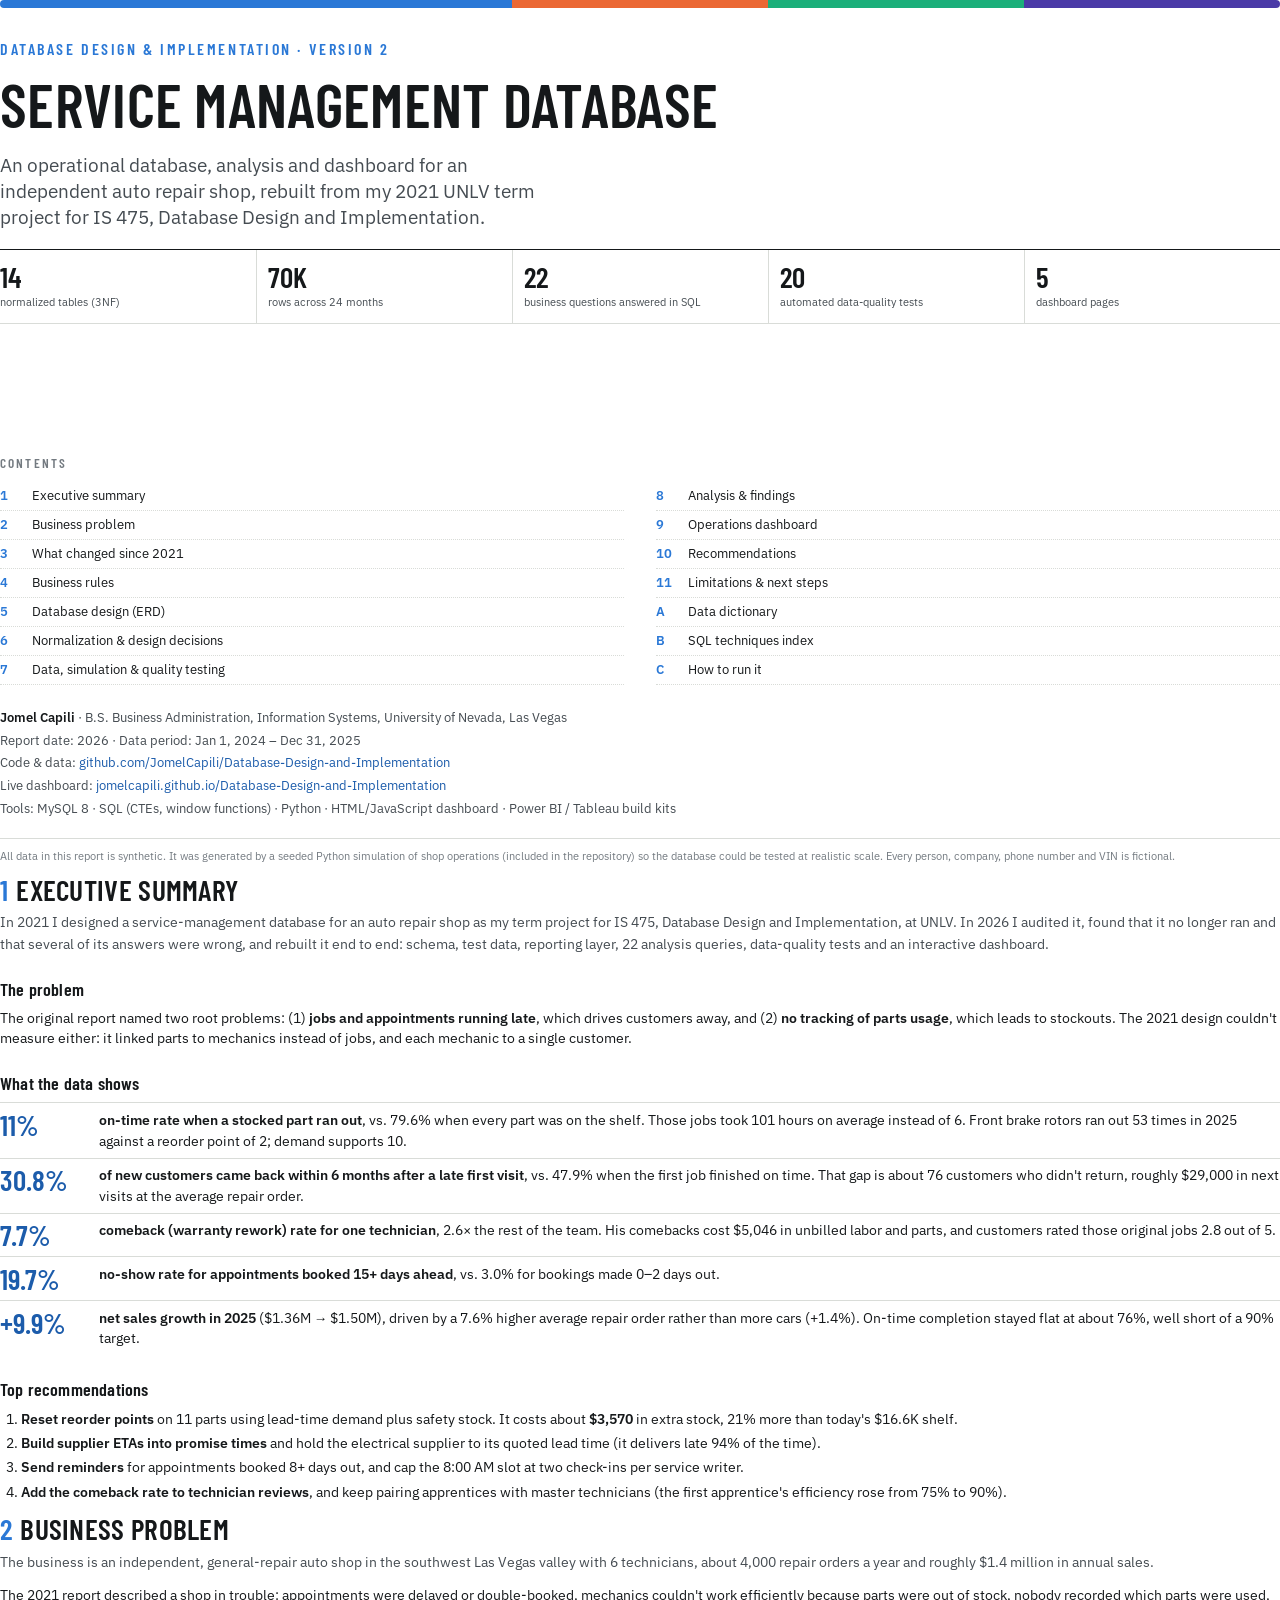
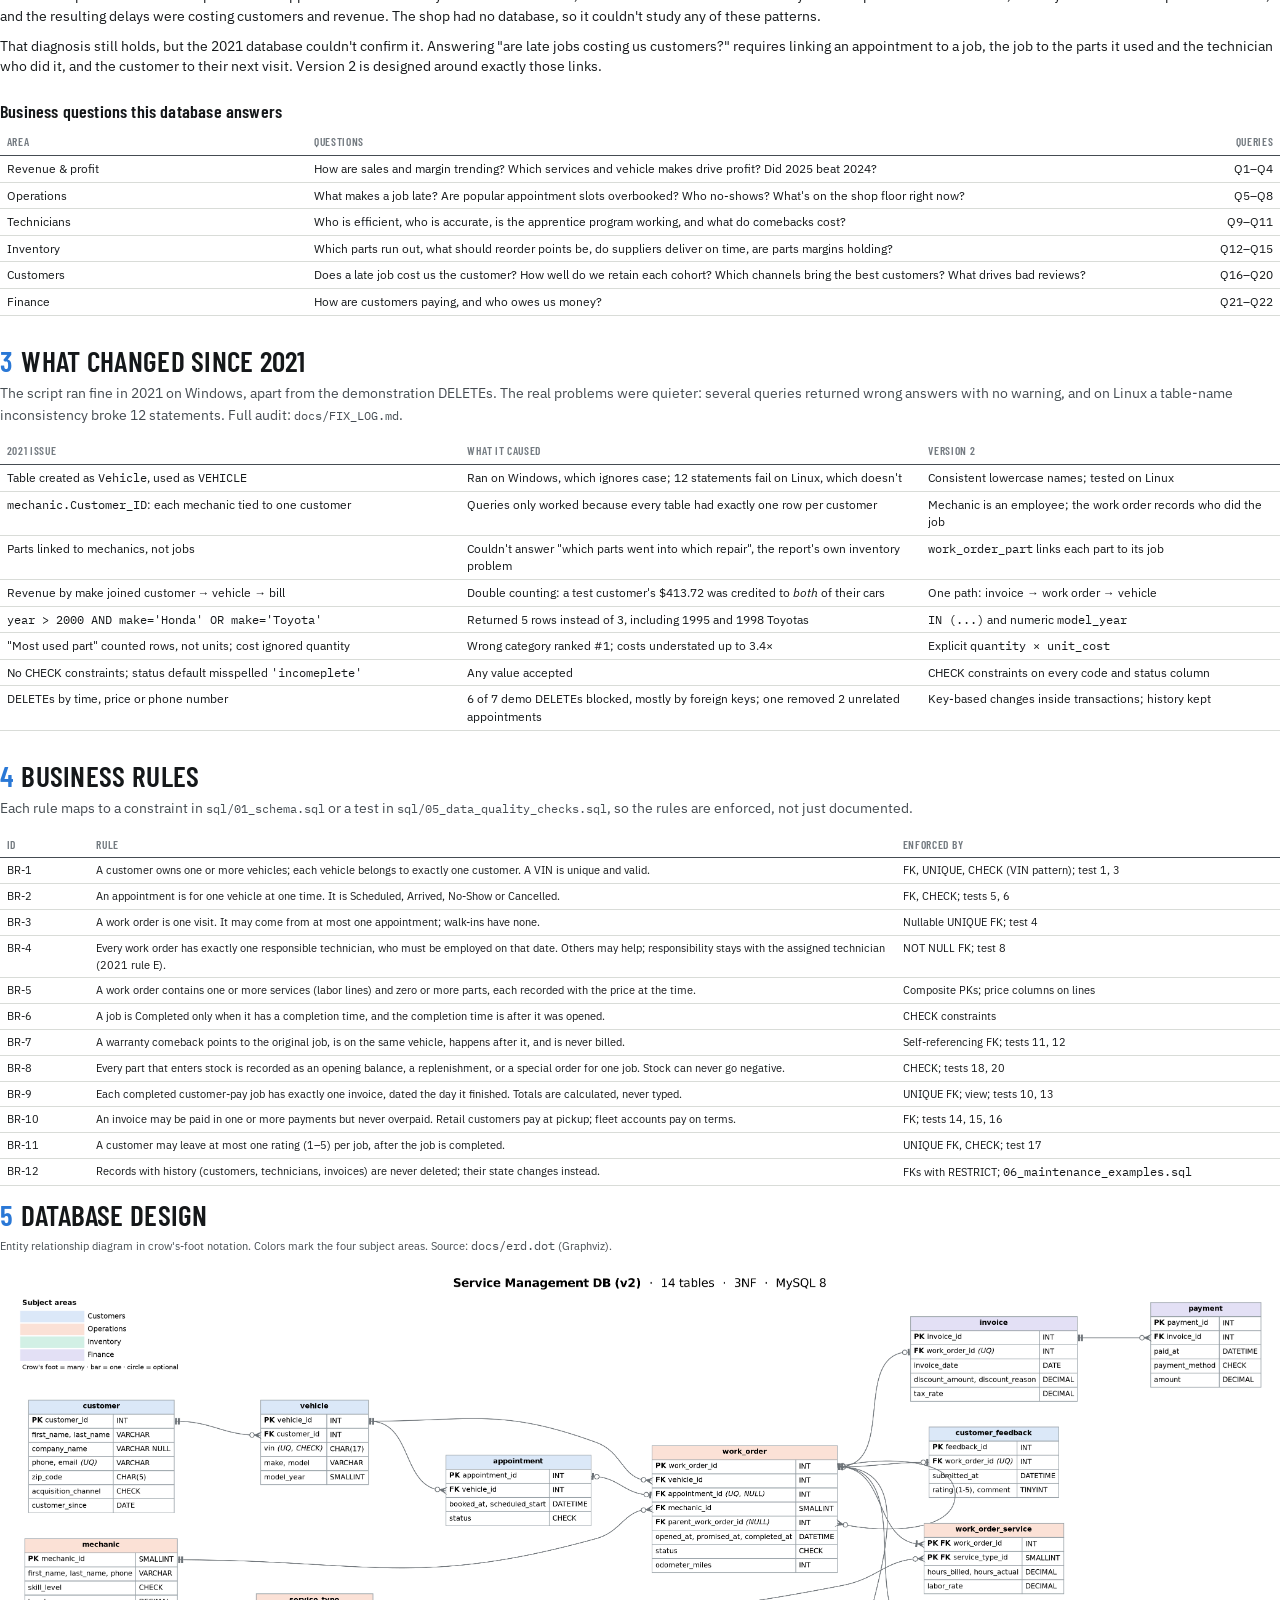
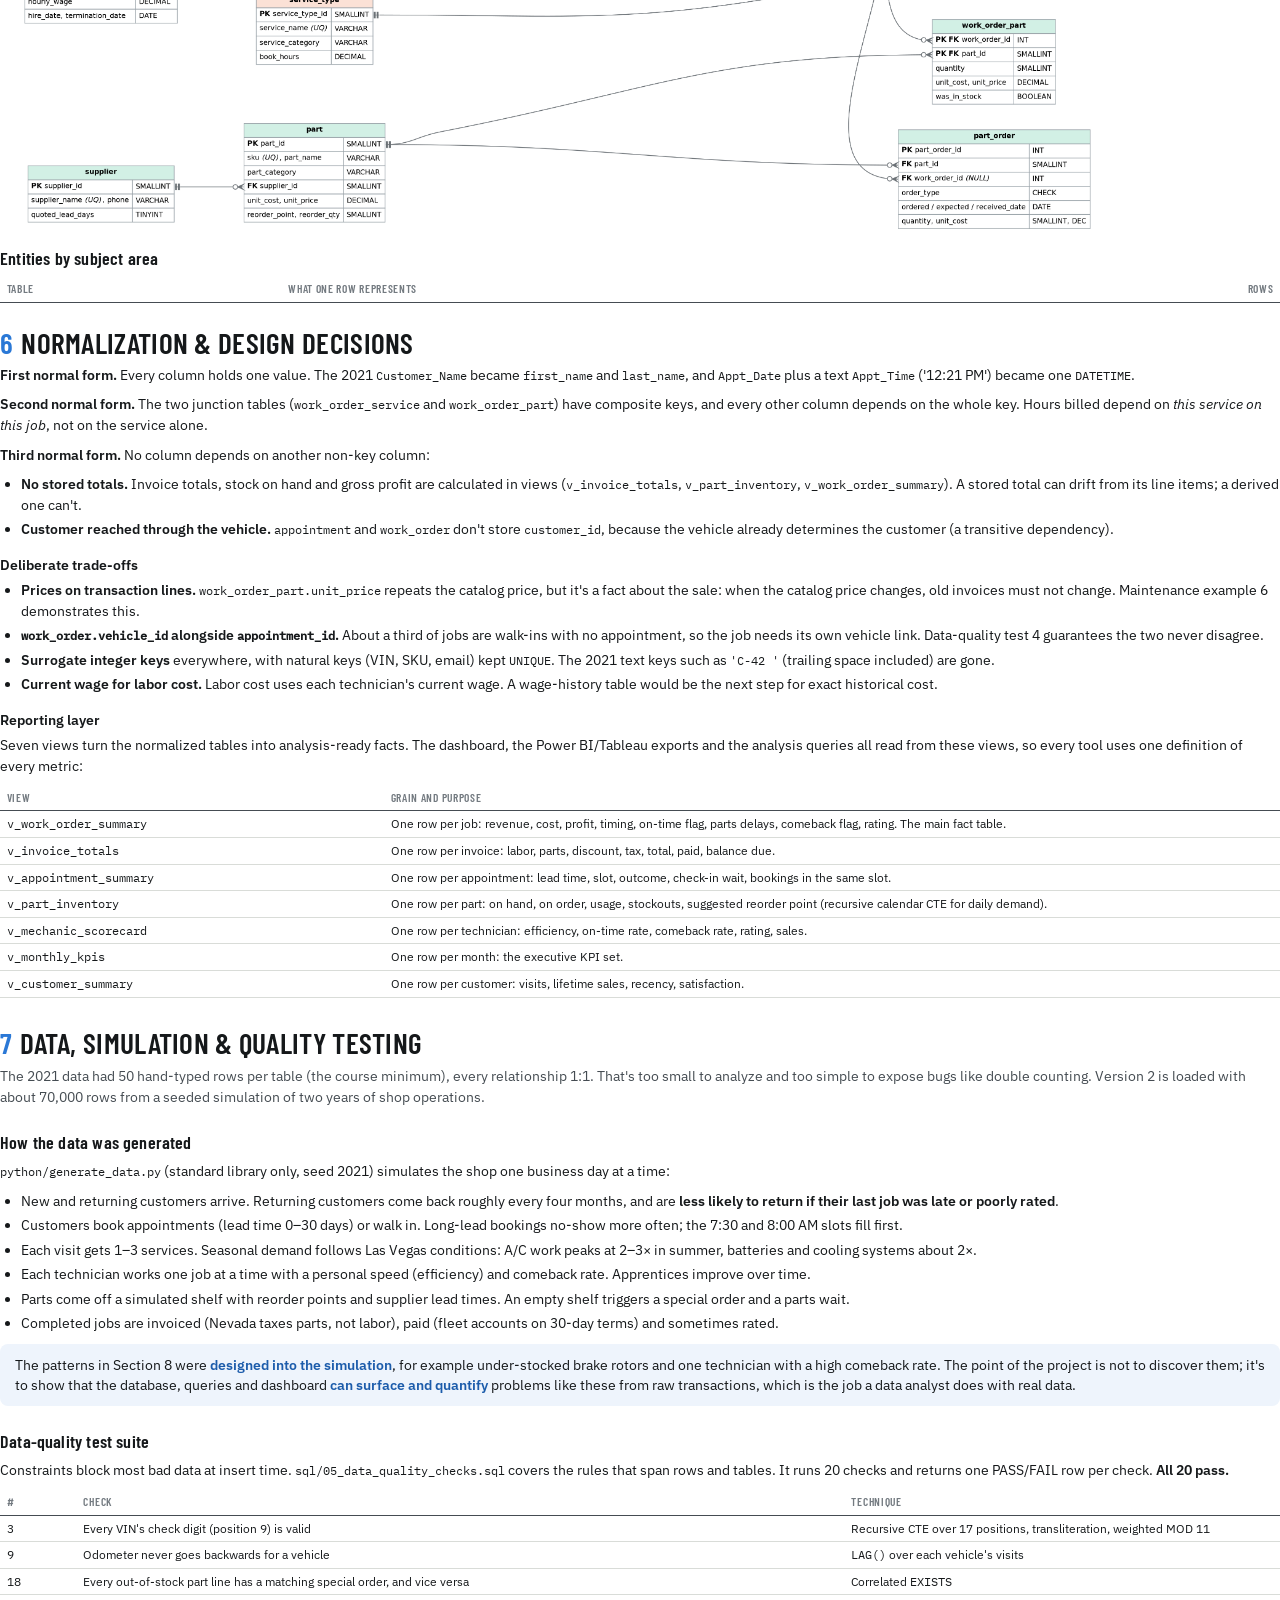
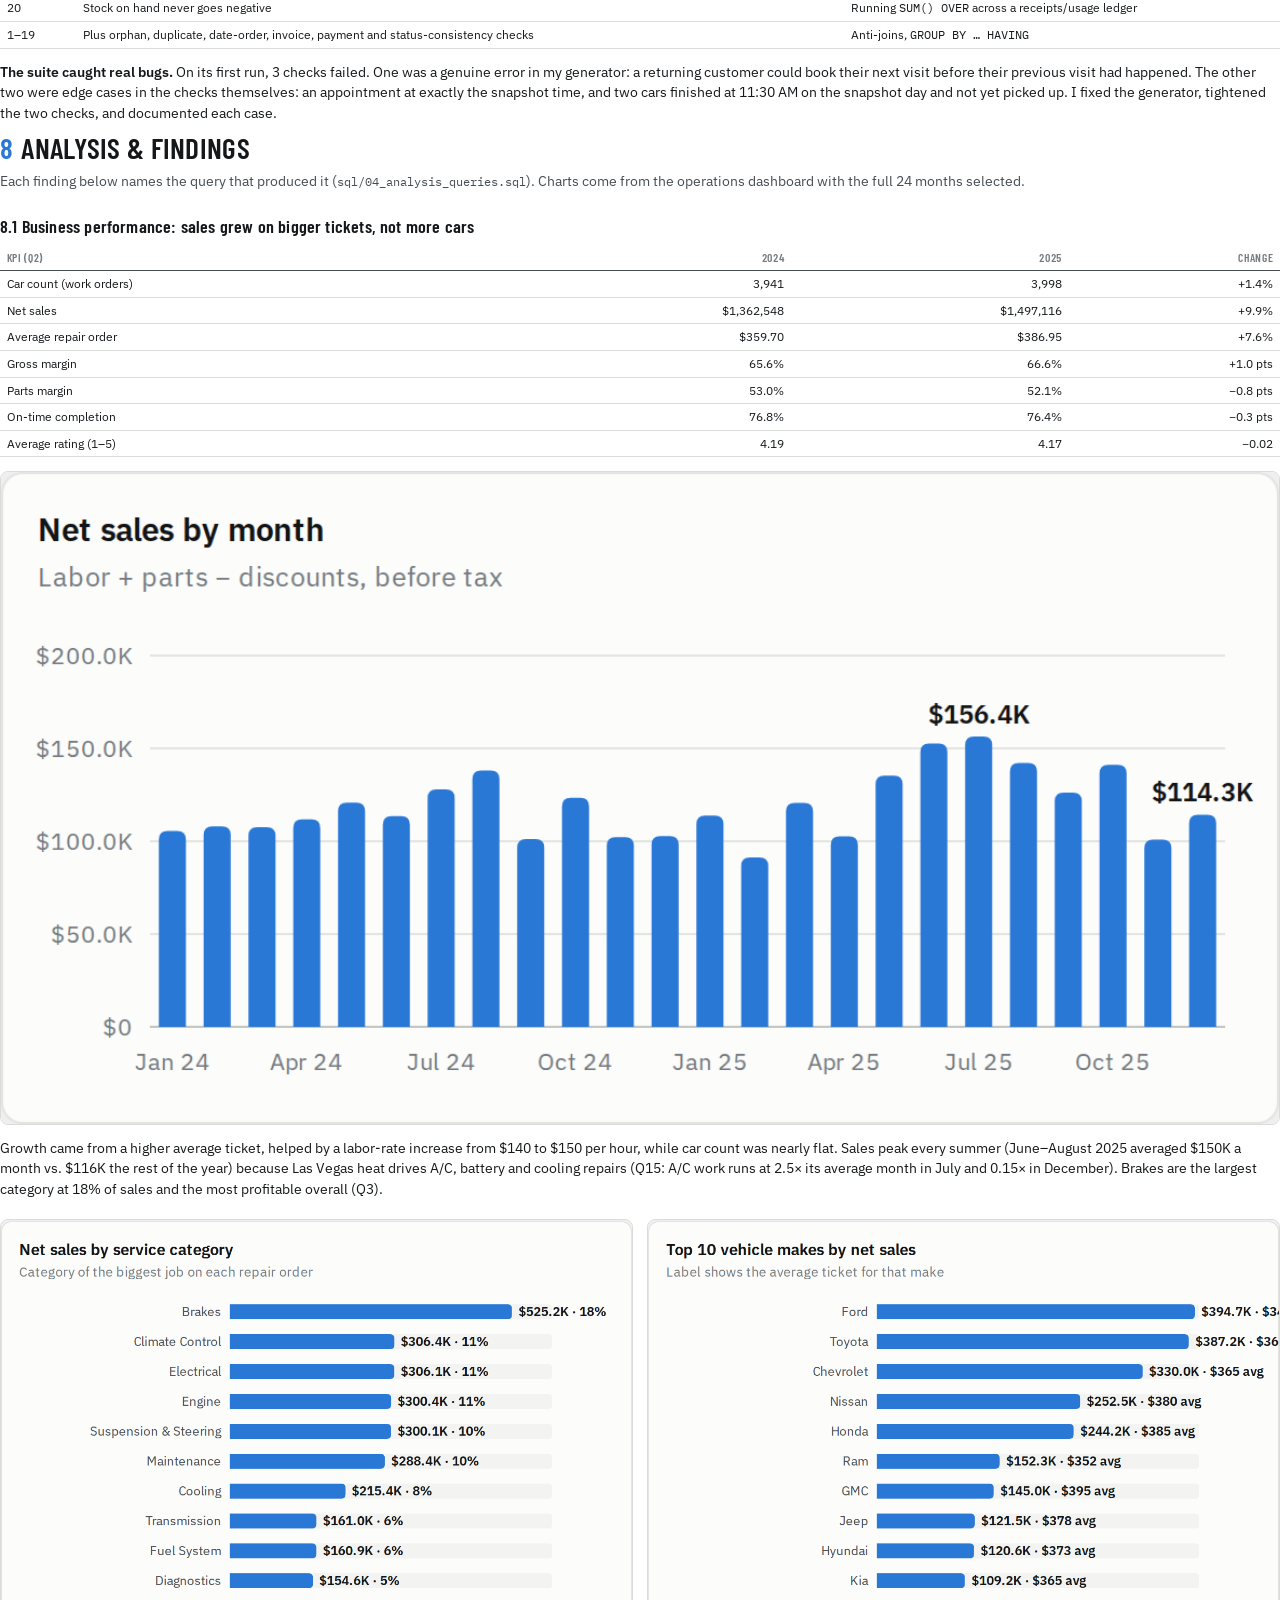
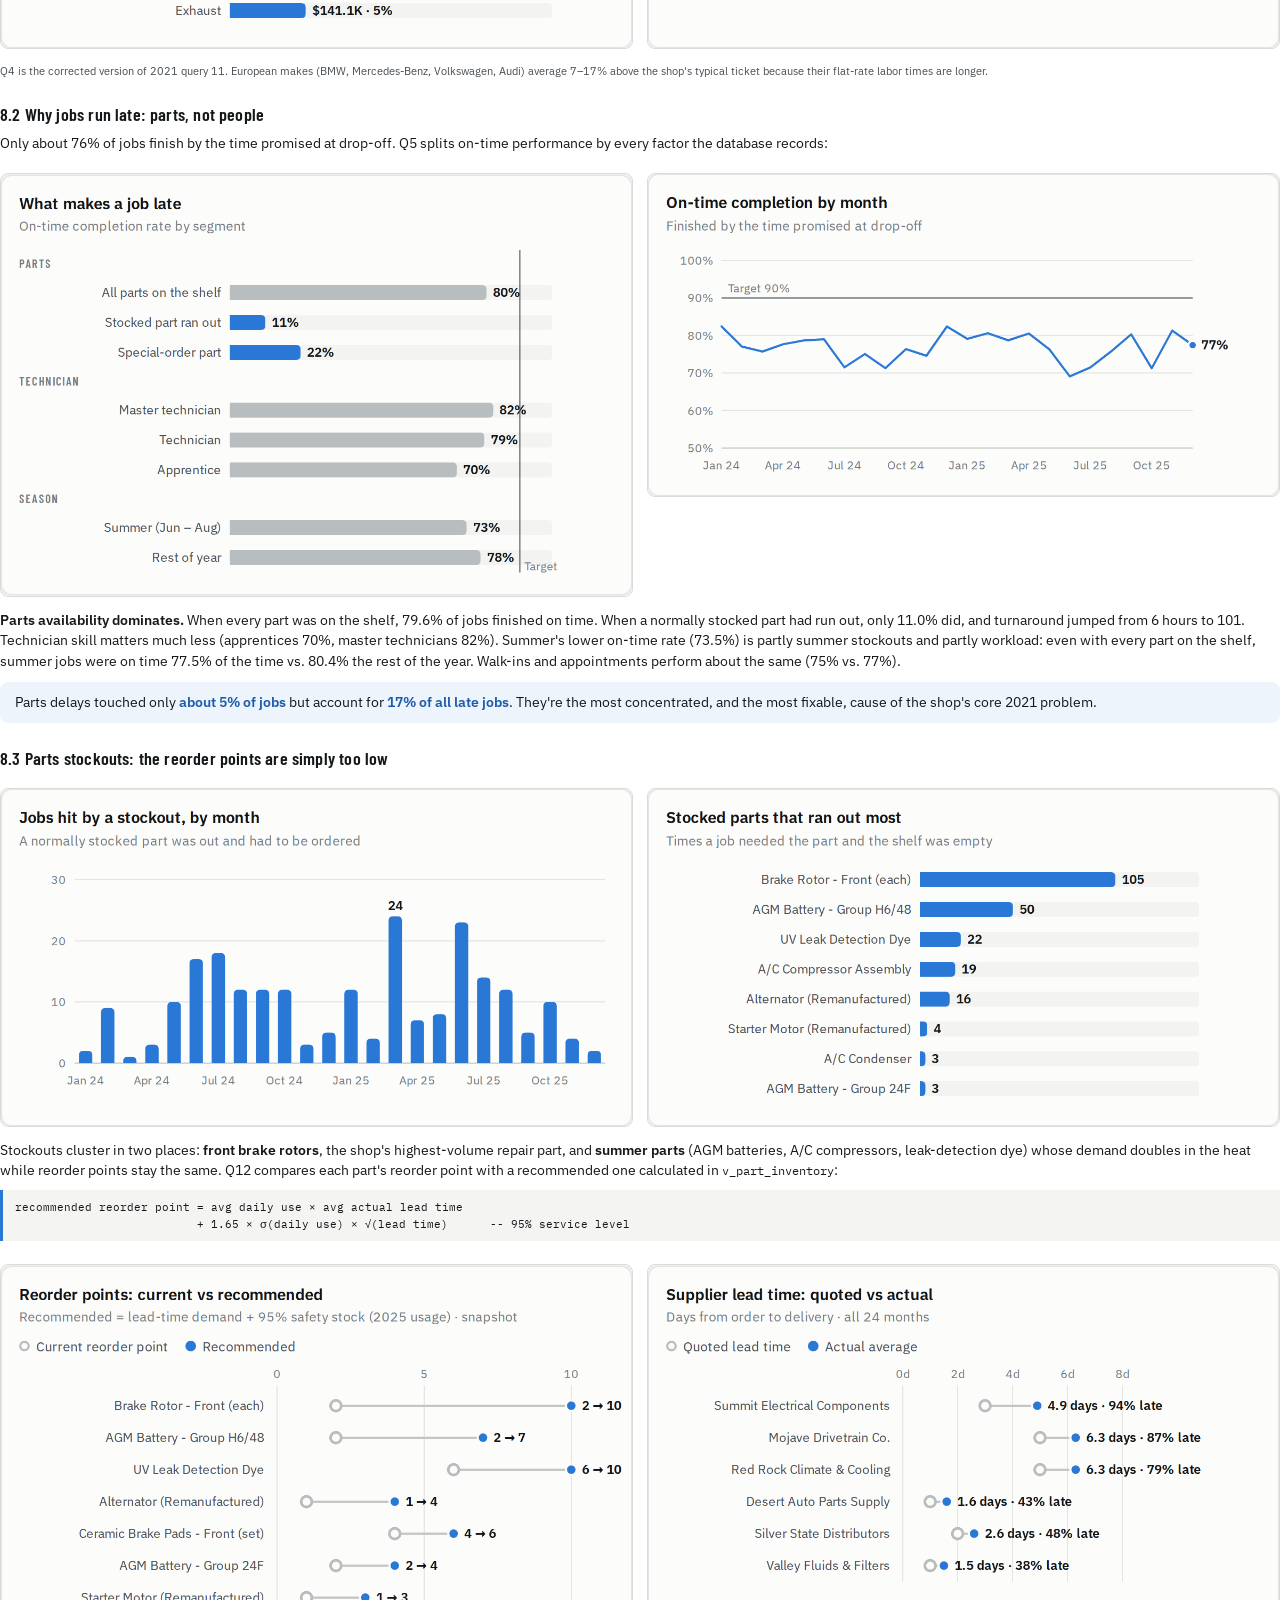
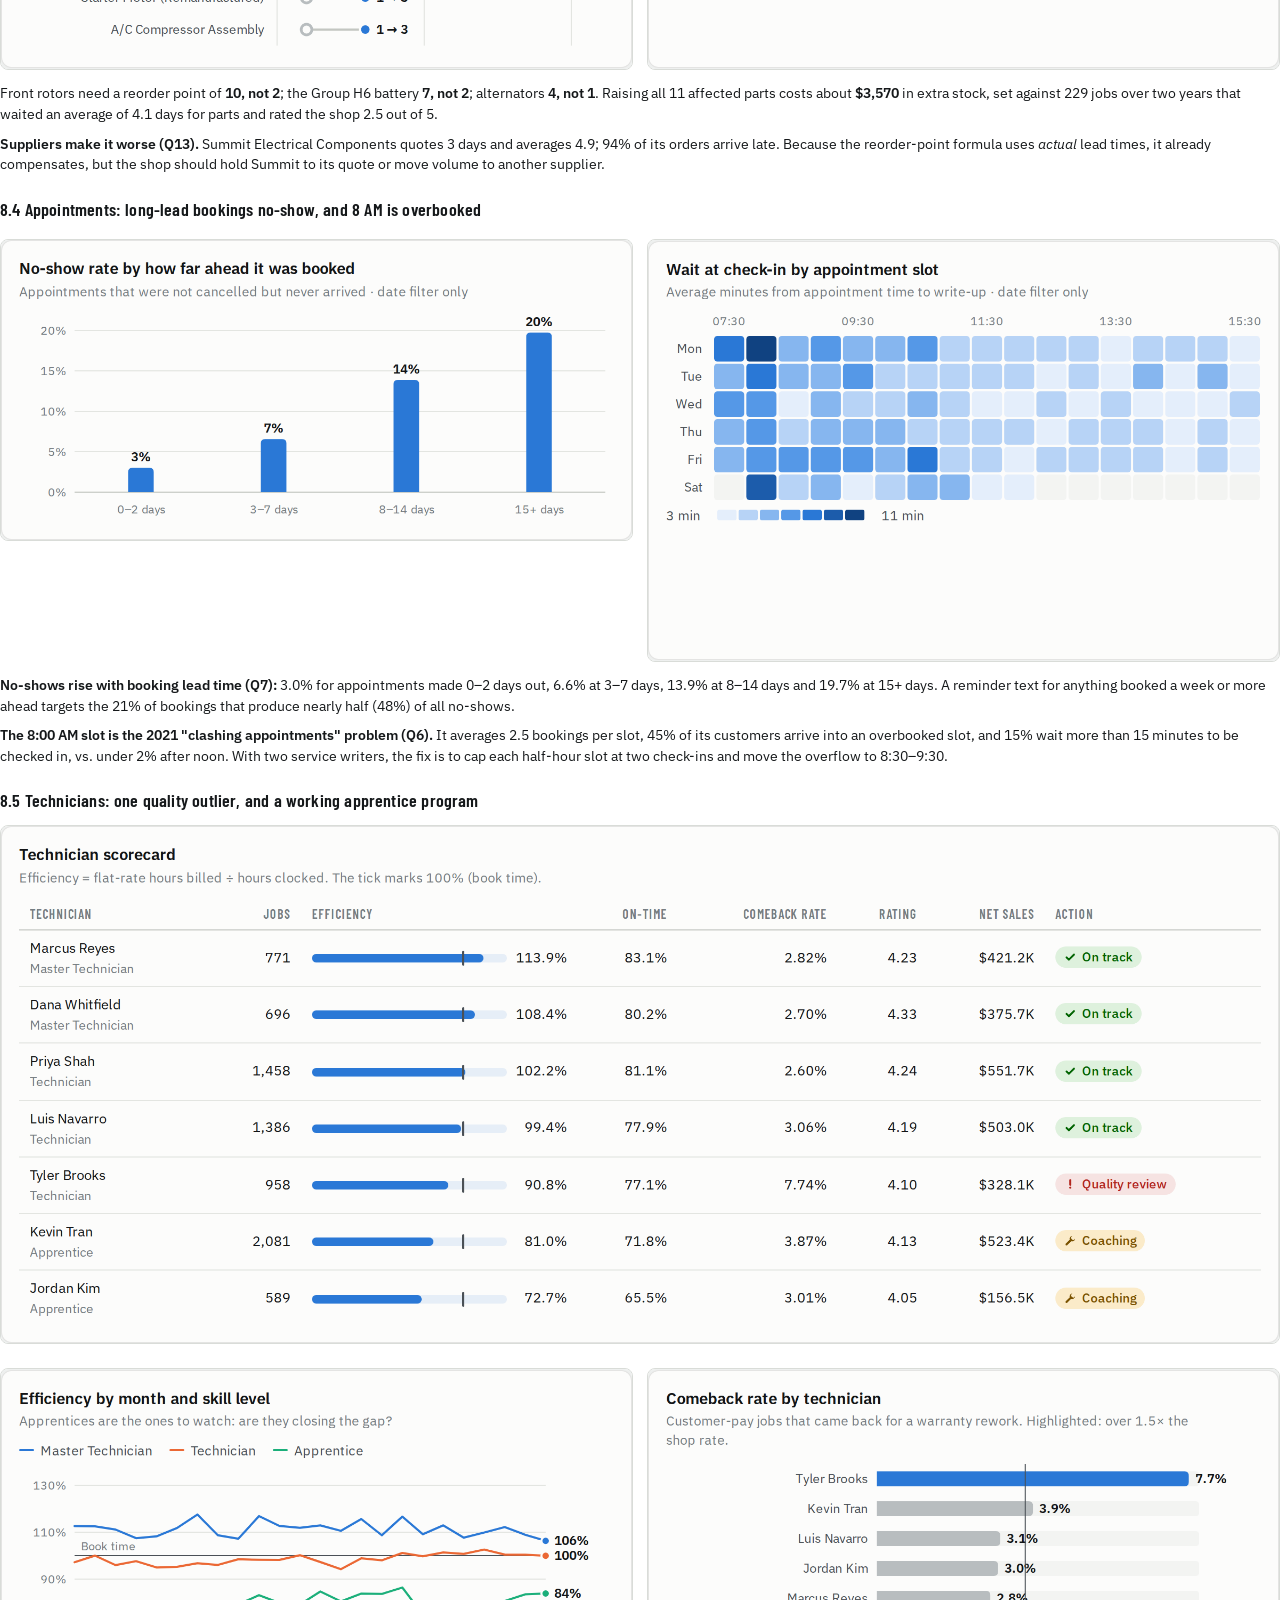
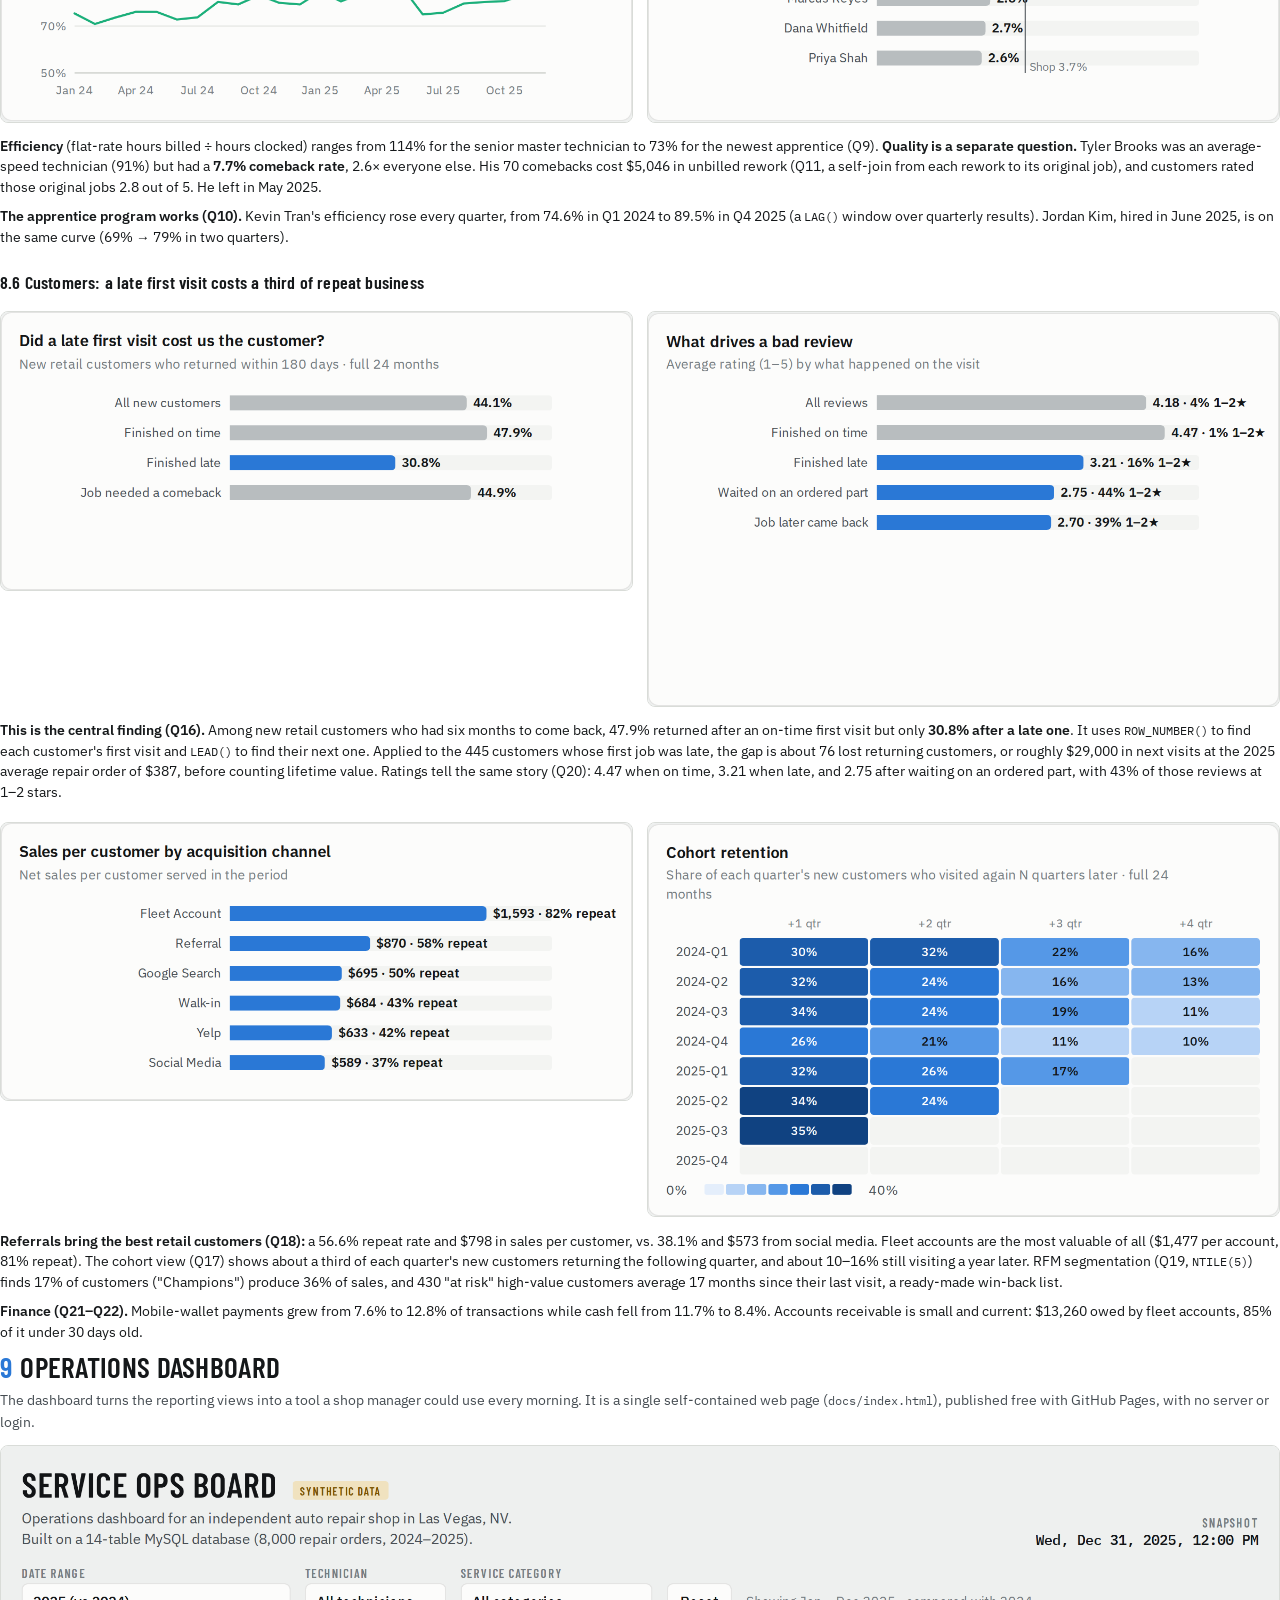
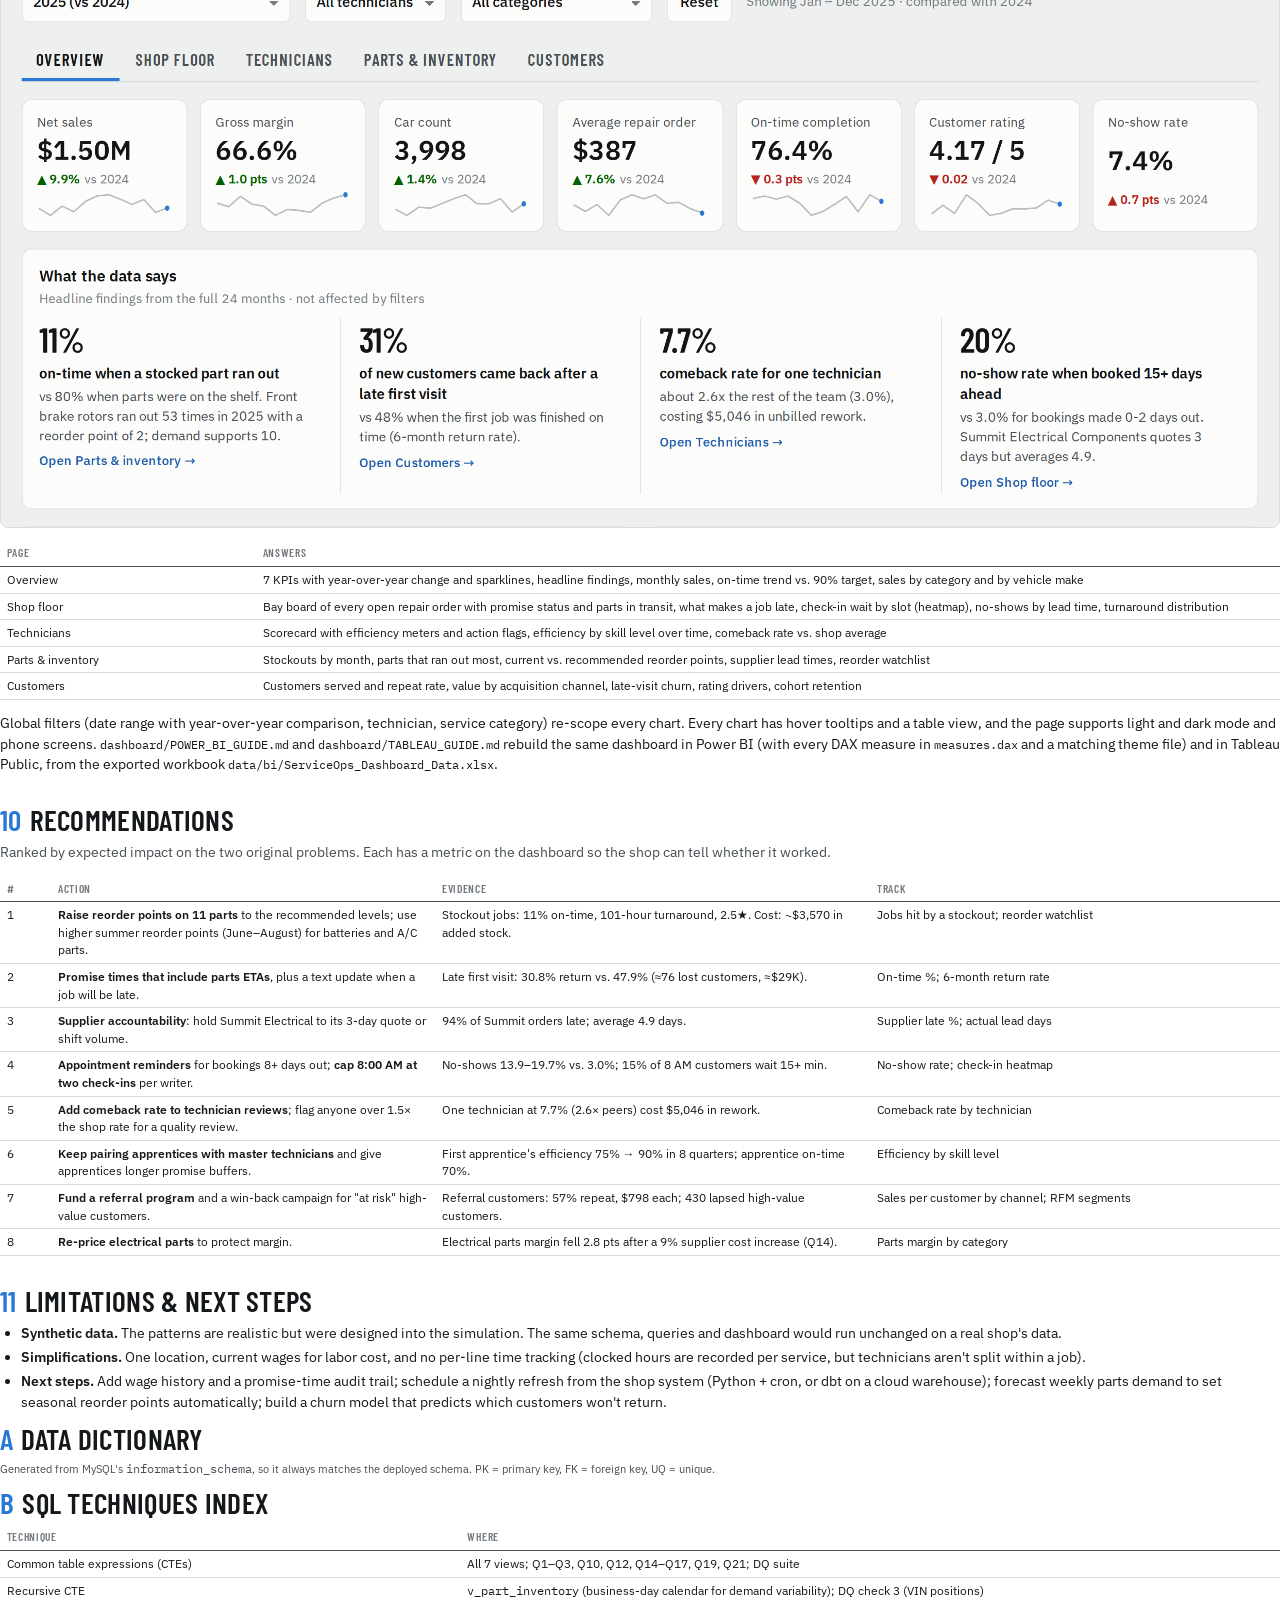
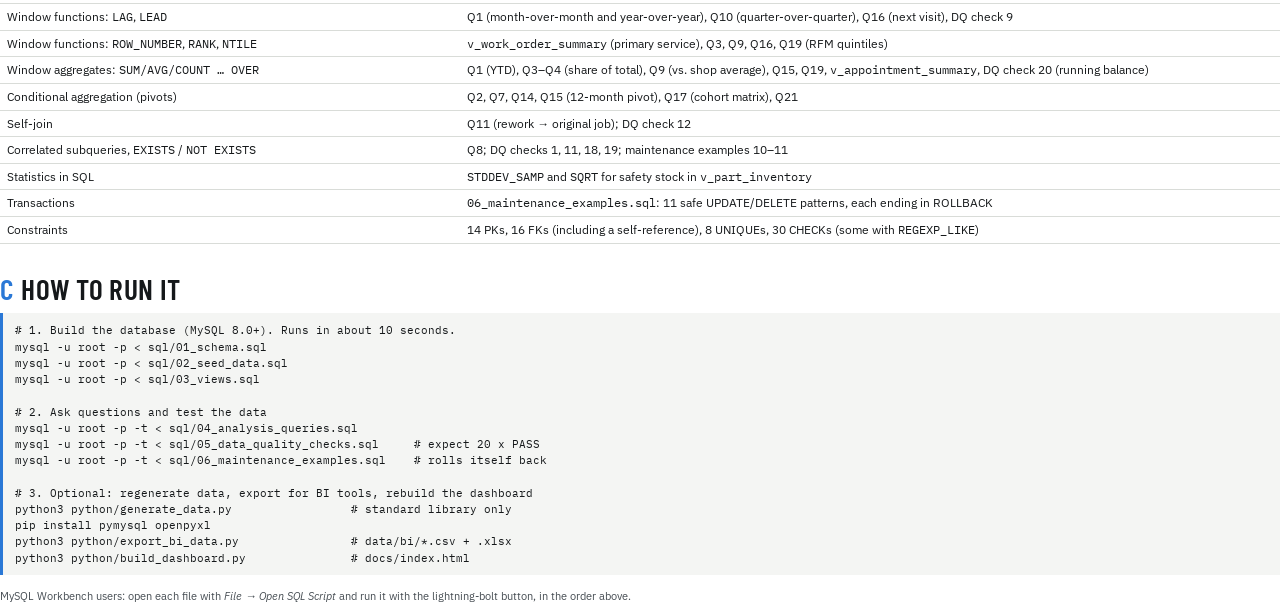
<file: report/report_template.html>
<!doctype html>
<html lang="en">
<head>
<meta charset="utf-8">
<title>Service Management Database – Design, Implementation & Analysis</title>
<link rel="stylesheet" href="fonts/fonts.css">
<style>
  @page { size: Letter; margin: 0.7in 0.75in 0.75in; }
  @page wide { size: Letter landscape; margin: 0.5in 0.55in 0.6in; }
  :root { --ink:#15181a; --ink2:#454c52; --muted:#737a80; --rule:#d9dcd8; --accent:#2a78d6; --accent-ink:#1c5cab; --wash:#eef4fc; --tint:#f4f5f3; }
  * { box-sizing: border-box; }
  html { -webkit-print-color-adjust: exact; print-color-adjust: exact; }
  body { margin: 0; color: var(--ink); font: 10.2pt/1.5 "IBM Plex Sans", "Segoe UI", sans-serif; }
  h1, h2, h3, .eyebrow { font-family: "Barlow Condensed", "Arial Narrow", sans-serif; }
  h2 { font-size: 22pt; font-weight: 600; text-transform: uppercase; letter-spacing: .01em; margin: 0 0 4pt; line-height: 1.1; }
  h2 .num { color: var(--accent); margin-right: 6pt; }
  h3 { font-size: 13.5pt; font-weight: 600; margin: 16pt 0 4pt; letter-spacing: .01em; break-after: avoid; }
  h2, h4 { break-after: avoid; }
  h4 { font-size: 10.5pt; margin: 12pt 0 3pt; }
  p { margin: 0 0 7pt; }
  .lede { font-size: 10.8pt; color: var(--ink2); margin-bottom: 10pt; }
  section.chapter { break-before: page; }
  .wide { page: wide; break-before: page; }
  a { color: var(--accent-ink); text-decoration: none; }
  code, .mono { font-family: "IBM Plex Mono", Menlo, monospace; font-size: 8.8pt; }
  pre { font: 8.4pt/1.45 "IBM Plex Mono", Menlo, monospace; background: var(--tint); border-left: 3px solid var(--accent); padding: 7pt 9pt; margin: 6pt 0 9pt; white-space: pre-wrap; break-inside: avoid; }
  ul, ol { margin: 0 0 8pt; padding-left: 16pt; } li { margin: 0 0 3pt; }
  table { border-collapse: collapse; width: 100%; font-size: 8.8pt; margin: 4pt 0 10pt; break-inside: auto; }
  th { text-align: left; font: 600 8.6pt/1.25 "Barlow Condensed", sans-serif; letter-spacing: .06em; text-transform: uppercase; color: var(--muted); border-bottom: 1.2px solid var(--ink2); padding: 4pt 5pt; }
  td { border-bottom: 0.6px solid var(--rule); padding: 3pt 5pt; vertical-align: top; }
  tr { break-inside: avoid; }
  td.n, th.n { text-align: right; font-variant-numeric: tabular-nums; white-space: nowrap; }
  .fig { margin: 8pt 0 10pt; break-inside: avoid; }
  .fig img { width: 100%; border: 0.6px solid var(--rule); border-radius: 6pt; display: block; }
  .fig.half { width: 49%; display: inline-block; vertical-align: top; }
  .fig.half + .fig.half { margin-left: 1.5%; }
  .cap { font-size: 8.4pt; color: var(--muted); margin-top: 3pt; }
  .callout { background: var(--wash); border-radius: 6pt; padding: 8pt 11pt; margin: 8pt 0 10pt; break-inside: avoid; }
  .callout b { color: var(--accent-ink); }
  .rec { border-left: 3px solid var(--accent); padding: 2pt 0 2pt 9pt; margin: 6pt 0 10pt; break-inside: avoid; }
  .rec .t { font-weight: 600; }
  .find { display: grid; grid-template-columns: 64pt 1fr; gap: 2pt 10pt; padding: 5pt 0; border-top: 0.6px solid var(--rule); break-inside: avoid; }
  .find .big { font: 600 22pt/1 "Barlow Condensed", sans-serif; color: var(--accent-ink); }
  .grid2 { display: grid; grid-template-columns: 1fr 1fr; gap: 10pt; }
  .stats { display: grid; grid-template-columns: repeat(5, 1fr); gap: 0; border-top: 1.2px solid var(--ink); border-bottom: 0.6px solid var(--rule); margin: 14pt 0 0; }
  .stats div { padding: 9pt 8pt; border-left: 0.6px solid var(--rule); }
  .stats div:first-child { border-left: 0; padding-left: 0; }
  .stats b { display: block; font: 600 22pt/1 "Barlow Condensed", sans-serif; }
  .stats span { font-size: 8.4pt; color: var(--ink2); }
  .pill { display: inline-block; font-size: 7.6pt; font-weight: 600; padding: 1pt 5pt; border-radius: 8pt; background: var(--wash); color: var(--accent-ink); }
  .toc { columns: 2; column-gap: 24pt; font-size: 10pt; }
  .toc div { display: flex; gap: 8pt; padding: 3pt 0; border-bottom: 0.6px dotted var(--rule); break-inside: avoid; }
  .toc .n { color: var(--accent); font-weight: 600; width: 16pt; }
  .dict h4 { margin-top: 10pt; font-family: "IBM Plex Mono", monospace; font-size: 9.2pt; }
  .dict table { font-size: 8pt; }
  .dict td:first-child { font-family: "IBM Plex Mono", monospace; font-size: 7.9pt; white-space: nowrap; }
  .small { font-size: 8.6pt; color: var(--ink2); }

  /* cover */
  .cover { height: 9.1in; display: flex; flex-direction: column; justify-content: space-between; overflow: hidden; }
  .cover .eyebrow { font-size: 12pt; font-weight: 600; letter-spacing: .16em; text-transform: uppercase; color: var(--accent); }
  .cover h1 { font-size: 46pt; line-height: .95; text-transform: uppercase; margin: 10pt 0 14pt; letter-spacing: .005em; }
  .cover .sub { font-size: 14pt; color: var(--ink2); max-width: 30em; line-height: 1.4; }
  .cover .meta { font-size: 10pt; color: var(--ink2); line-height: 1.7; }
  .cover .meta b { color: var(--ink); }
  .cover .band { height: 6pt; background: linear-gradient(90deg, var(--accent) 0 40%, #eb6834 40% 60%, #1baf7a 60% 80%, #4a3aa7 80% 100%); border-radius: 3pt; }
  .note { font-size: 8.6pt; color: var(--muted); border-top: 0.6px solid var(--rule); padding-top: 6pt; }
</style>
</head>
<body>

<!-- ============================== COVER ============================== -->
<div class="cover">
  <div>
    <div class="band"></div>
    <div style="height:22pt"></div>
    <div class="eyebrow">Database design &amp; implementation · version 2</div>
    <h1>Service Management Database</h1>
    <div class="sub">An operational database, analysis and dashboard for an independent auto repair shop, rebuilt from my 2021 UNLV term project for IS 475, Database Design and Implementation.</div>
    <div class="stats">
      <div><b>14</b><span>normalized tables (3NF)</span></div>
      <div><b>70K</b><span>rows across 24 months</span></div>
      <div><b>22</b><span>business questions answered in SQL</span></div>
      <div><b>20</b><span>automated data-quality tests</span></div>
      <div><b>5</b><span>dashboard pages</span></div>
    </div>
  </div>
  <div>
    <div class="eyebrow" style="font-size:10pt;margin-bottom:6pt;color:var(--muted)">Contents</div>
    <div class="toc" style="margin-bottom:16pt">
    <div><span class="n">1</span>Executive summary</div>
    <div><span class="n">2</span>Business problem</div>
    <div><span class="n">3</span>What changed since 2021</div>
    <div><span class="n">4</span>Business rules</div>
    <div><span class="n">5</span>Database design (ERD)</div>
    <div><span class="n">6</span>Normalization &amp; design decisions</div>
    <div><span class="n">7</span>Data, simulation &amp; quality testing</div>
    <div><span class="n">8</span>Analysis &amp; findings</div>
    <div><span class="n">9</span>Operations dashboard</div>
    <div><span class="n">10</span>Recommendations</div>
    <div><span class="n">11</span>Limitations &amp; next steps</div>
    <div><span class="n">A</span>Data dictionary</div>
    <div><span class="n">B</span>SQL techniques index</div>
    <div><span class="n">C</span>How to run it</div>
  </div>
    <div class="meta">
      <b>Jomel Capili</b> · B.S. Business Administration, Information Systems, University of Nevada, Las Vegas<br>
      Report date: 2026 · Data period: Jan 1, 2024 – Dec 31, 2025<br>
      Code &amp; data: <a href="https://github.com/JomelCapili/Database-Design-and-Implementation">github.com/JomelCapili/Database-Design-and-Implementation</a><br>
      Live dashboard: <a href="https://jomelcapili.github.io/Database-Design-and-Implementation/">jomelcapili.github.io/Database-Design-and-Implementation</a><br>
      Tools: MySQL 8 · SQL (CTEs, window functions) · Python · HTML/JavaScript dashboard · Power BI / Tableau build kits
    </div>
    <p class="note" style="margin-top:14pt">All data in this report is synthetic. It was generated by a seeded Python simulation of shop operations (included in the repository) so the database could be tested at realistic scale. Every person, company, phone number and VIN is fictional.</p>
  </div>
</div>

<!-- ============================== 1. EXECUTIVE SUMMARY ============================== -->
<section class="chapter">
  <h2><span class="num">1</span>Executive summary</h2>
  <p class="lede">In 2021 I designed a service-management database for an auto repair shop as my term project for IS 475, Database Design and Implementation, at UNLV. In 2026 I audited it, found that it no longer ran and that several of its answers were wrong, and rebuilt it end to end: schema, test data, reporting layer, 22 analysis queries, data-quality tests and an interactive dashboard.</p>

  <h3>The problem</h3>
  <p>The original report named two root problems: (1) <b>jobs and appointments running late</b>, which drives customers away, and (2) <b>no tracking of parts usage</b>, which leads to stockouts. The 2021 design couldn't measure either: it linked parts to mechanics instead of jobs, and each mechanic to a single customer.</p>

  <h3>What the data shows</h3>
  <div class="find"><div class="big">11%</div><div><b>on-time rate when a stocked part ran out</b>, vs. 79.6% when every part was on the shelf. Those jobs took 101 hours on average instead of 6. Front brake rotors ran out 53 times in 2025 against a reorder point of 2; demand supports 10.</div></div>
  <div class="find"><div class="big">30.8%</div><div><b>of new customers came back within 6 months after a late first visit</b>, vs. 47.9% when the first job finished on time. That gap is about 76 customers who didn't return, roughly $29,000 in next visits at the average repair order.</div></div>
  <div class="find"><div class="big">7.7%</div><div><b>comeback (warranty rework) rate for one technician</b>, 2.6× the rest of the team. His comebacks cost $5,046 in unbilled labor and parts, and customers rated those original jobs 2.8 out of 5.</div></div>
  <div class="find"><div class="big">19.7%</div><div><b>no-show rate for appointments booked 15+ days ahead</b>, vs. 3.0% for bookings made 0–2 days out.</div></div>
  <div class="find"><div class="big">+9.9%</div><div><b>net sales growth in 2025</b> ($1.36M → $1.50M), driven by a 7.6% higher average repair order rather than more cars (+1.4%). On-time completion stayed flat at about 76%, well short of a 90% target.</div></div>

  <h3>Top recommendations</h3>
  <ol>
    <li><b>Reset reorder points</b> on 11 parts using lead-time demand plus safety stock. It costs about <b>$3,570</b> in extra stock, 21% more than today's $16.6K shelf.</li>
    <li><b>Build supplier ETAs into promise times</b> and hold the electrical supplier to its quoted lead time (it delivers late 94% of the time).</li>
    <li><b>Send reminders</b> for appointments booked 8+ days out, and cap the 8:00 AM slot at two check-ins per service writer.</li>
    <li><b>Add the comeback rate to technician reviews</b>, and keep pairing apprentices with master technicians (the first apprentice's efficiency rose from 75% to 90%).</li>
  </ol>
</section>

<!-- ============================== 2. PROBLEM ============================== -->
<section class="chapter">
  <h2><span class="num">2</span>Business problem</h2>
  <p class="lede">The business is an independent, general-repair auto shop in the southwest Las Vegas valley with 6 technicians, about 4,000 repair orders a year and roughly $1.4 million in annual sales.</p>
  <p>The 2021 report described a shop in trouble: appointments were delayed or double-booked, mechanics couldn't work efficiently because parts were out of stock, nobody recorded which parts were used, and the resulting delays were costing customers and revenue. The shop had no database, so it couldn't study any of these patterns.</p>
  <p>That diagnosis still holds, but the 2021 database couldn't confirm it. Answering "are late jobs costing us customers?" requires linking an appointment to a job, the job to the parts it used and the technician who did it, and the customer to their next visit. Version 2 is designed around exactly those links.</p>

  <h3>Business questions this database answers</h3>
  <table>
    <tr><th style="width:24%">Area</th><th>Questions</th><th class="n">Queries</th></tr>
    <tr><td>Revenue &amp; profit</td><td>How are sales and margin trending? Which services and vehicle makes drive profit? Did 2025 beat 2024?</td><td class="n">Q1–Q4</td></tr>
    <tr><td>Operations</td><td>What makes a job late? Are popular appointment slots overbooked? Who no-shows? What's on the shop floor right now?</td><td class="n">Q5–Q8</td></tr>
    <tr><td>Technicians</td><td>Who is efficient, who is accurate, is the apprentice program working, and what do comebacks cost?</td><td class="n">Q9–Q11</td></tr>
    <tr><td>Inventory</td><td>Which parts run out, what should reorder points be, do suppliers deliver on time, are parts margins holding?</td><td class="n">Q12–Q15</td></tr>
    <tr><td>Customers</td><td>Does a late job cost us the customer? How well do we retain each cohort? Which channels bring the best customers? What drives bad reviews?</td><td class="n">Q16–Q20</td></tr>
    <tr><td>Finance</td><td>How are customers paying, and who owes us money?</td><td class="n">Q21–Q22</td></tr>
  </table>

  <h2 style="margin-top:22pt"><span class="num">3</span>What changed since 2021</h2>
  <p class="lede">The script ran fine in 2021 on Windows, apart from the demonstration DELETEs. The real problems were quieter: several queries returned wrong answers with no warning, and on Linux a table-name inconsistency broke 12 statements. Full audit: <code>docs/FIX_LOG.md</code>.</p>
  <table>
    <tr><th style="width:36%">2021 issue</th><th style="width:36%">What it caused</th><th>Version 2</th></tr>
    <tr><td>Table created as <code>Vehicle</code>, used as <code>VEHICLE</code></td><td>Ran on Windows, which ignores case; 12 statements fail on Linux, which doesn't</td><td>Consistent lowercase names; tested on Linux</td></tr>
    <tr><td><code>mechanic.Customer_ID</code>: each mechanic tied to one customer</td><td>Queries only worked because every table had exactly one row per customer</td><td>Mechanic is an employee; the work order records who did the job</td></tr>
    <tr><td>Parts linked to mechanics, not jobs</td><td>Couldn't answer "which parts went into which repair", the report's own inventory problem</td><td><code>work_order_part</code> links each part to its job</td></tr>
    <tr><td>Revenue by make joined customer → vehicle → bill</td><td>Double counting: a test customer's $413.72 was credited to <i>both</i> of their cars</td><td>One path: invoice → work order → vehicle</td></tr>
    <tr><td><code>year &gt; 2000 AND make='Honda' OR make='Toyota'</code></td><td>Returned 5 rows instead of 3, including 1995 and 1998 Toyotas</td><td><code>IN (...)</code> and numeric <code>model_year</code></td></tr>
    <tr><td>"Most used part" counted rows, not units; cost ignored quantity</td><td>Wrong category ranked #1; costs understated up to 3.4×</td><td>Explicit <code>quantity × unit_cost</code></td></tr>
    <tr><td>No CHECK constraints; status default misspelled <code>'incomeplete'</code></td><td>Any value accepted</td><td>CHECK constraints on every code and status column</td></tr>
    <tr><td>DELETEs by time, price or phone number</td><td>6 of 7 demo DELETEs blocked, mostly by foreign keys; one removed 2 unrelated appointments</td><td>Key-based changes inside transactions; history kept</td></tr>
  </table>
</section>

<!-- ============================== 4. RULES ============================== -->
<section style="margin-top:22pt">
  <h2><span class="num">4</span>Business rules</h2>
  <p class="lede">Each rule maps to a constraint in <code>sql/01_schema.sql</code> or a test in <code>sql/05_data_quality_checks.sql</code>, so the rules are enforced, not just documented.</p>
  <table style="font-size:8.4pt">
    <tr><th style="width:7%">ID</th><th>Rule</th><th style="width:30%">Enforced by</th></tr>
    <tr><td>BR-1</td><td>A customer owns one or more vehicles; each vehicle belongs to exactly one customer. A VIN is unique and valid.</td><td>FK, UNIQUE, CHECK (VIN pattern); test 1, 3</td></tr>
    <tr><td>BR-2</td><td>An appointment is for one vehicle at one time. It is Scheduled, Arrived, No-Show or Cancelled.</td><td>FK, CHECK; tests 5, 6</td></tr>
    <tr><td>BR-3</td><td>A work order is one visit. It may come from at most one appointment; walk-ins have none.</td><td>Nullable UNIQUE FK; test 4</td></tr>
    <tr><td>BR-4</td><td>Every work order has exactly one responsible technician, who must be employed on that date. Others may help; responsibility stays with the assigned technician (2021 rule E).</td><td>NOT NULL FK; test 8</td></tr>
    <tr><td>BR-5</td><td>A work order contains one or more services (labor lines) and zero or more parts, each recorded with the price at the time.</td><td>Composite PKs; price columns on lines</td></tr>
    <tr><td>BR-6</td><td>A job is Completed only when it has a completion time, and the completion time is after it was opened.</td><td>CHECK constraints</td></tr>
    <tr><td>BR-7</td><td>A warranty comeback points to the original job, is on the same vehicle, happens after it, and is never billed.</td><td>Self-referencing FK; tests 11, 12</td></tr>
    <tr><td>BR-8</td><td>Every part that enters stock is recorded as an opening balance, a replenishment, or a special order for one job. Stock can never go negative.</td><td>CHECK; tests 18, 20</td></tr>
    <tr><td>BR-9</td><td>Each completed customer-pay job has exactly one invoice, dated the day it finished. Totals are calculated, never typed.</td><td>UNIQUE FK; view; tests 10, 13</td></tr>
    <tr><td>BR-10</td><td>An invoice may be paid in one or more payments but never overpaid. Retail customers pay at pickup; fleet accounts pay on terms.</td><td>FK; tests 14, 15, 16</td></tr>
    <tr><td>BR-11</td><td>A customer may leave at most one rating (1–5) per job, after the job is completed.</td><td>UNIQUE FK, CHECK; test 17</td></tr>
    <tr><td>BR-12</td><td>Records with history (customers, technicians, invoices) are never deleted; their state changes instead.</td><td>FKs with RESTRICT; <code>06_maintenance_examples.sql</code></td></tr>
  </table>
</section>

<!-- ============================== 5. ERD (landscape) ============================== -->
<section class="wide">
  <h2><span class="num">5</span>Database design</h2>
  <p class="small" style="margin-bottom:6pt">Entity relationship diagram in crow's-foot notation. Colors mark the four subject areas. Source: <code>docs/erd.dot</code> (Graphviz).</p>
  <div class="fig" style="margin:0"><img src="../docs/img/erd.png" style="border:0"></div>
</section>

<section class="chapter">
  <h3 style="margin-top:0">Entities by subject area</h3>
  <table>
    <tr><th style="width:22%">Table</th><th>What one row represents</th><th class="n" style="width:12%">Rows</th></tr>
    <!--ROW_COUNTS-->
  </table>

  <h2 style="margin-top:18pt"><span class="num">6</span>Normalization &amp; design decisions</h2>
  <p><b>First normal form.</b> Every column holds one value. The 2021 <code>Customer_Name</code> became <code>first_name</code> and <code>last_name</code>, and <code>Appt_Date</code> plus a text <code>Appt_Time</code> ('12:21 PM') became one <code>DATETIME</code>.</p>
  <p><b>Second normal form.</b> The two junction tables (<code>work_order_service</code> and <code>work_order_part</code>) have composite keys, and every other column depends on the whole key. Hours billed depend on <i>this service on this job</i>, not on the service alone.</p>
  <p><b>Third normal form.</b> No column depends on another non-key column:</p>
  <ul>
    <li><b>No stored totals.</b> Invoice totals, stock on hand and gross profit are calculated in views (<code>v_invoice_totals</code>, <code>v_part_inventory</code>, <code>v_work_order_summary</code>). A stored total can drift from its line items; a derived one can't.</li>
    <li><b>Customer reached through the vehicle.</b> <code>appointment</code> and <code>work_order</code> don't store <code>customer_id</code>, because the vehicle already determines the customer (a transitive dependency).</li>
  </ul>
  <h4>Deliberate trade-offs</h4>
  <ul>
    <li><b>Prices on transaction lines.</b> <code>work_order_part.unit_price</code> repeats the catalog price, but it's a fact about the sale: when the catalog price changes, old invoices must not change. Maintenance example 6 demonstrates this.</li>
    <li><b><code>work_order.vehicle_id</code> alongside <code>appointment_id</code>.</b> About a third of jobs are walk-ins with no appointment, so the job needs its own vehicle link. Data-quality test 4 guarantees the two never disagree.</li>
    <li><b>Surrogate integer keys</b> everywhere, with natural keys (VIN, SKU, email) kept <code>UNIQUE</code>. The 2021 text keys such as <code>'C-42 '</code> (trailing space included) are gone.</li>
    <li><b>Current wage for labor cost.</b> Labor cost uses each technician's current wage. A wage-history table would be the next step for exact historical cost.</li>
  </ul>
  <h4>Reporting layer</h4>
  <p>Seven views turn the normalized tables into analysis-ready facts. The dashboard, the Power BI/Tableau exports and the analysis queries all read from these views, so every tool uses one definition of every metric:</p>
  <table>
    <tr><th style="width:30%">View</th><th>Grain and purpose</th></tr>
    <tr><td><code>v_work_order_summary</code></td><td>One row per job: revenue, cost, profit, timing, on-time flag, parts delays, comeback flag, rating. The main fact table.</td></tr>
    <tr><td><code>v_invoice_totals</code></td><td>One row per invoice: labor, parts, discount, tax, total, paid, balance due.</td></tr>
    <tr><td><code>v_appointment_summary</code></td><td>One row per appointment: lead time, slot, outcome, check-in wait, bookings in the same slot.</td></tr>
    <tr><td><code>v_part_inventory</code></td><td>One row per part: on hand, on order, usage, stockouts, suggested reorder point (recursive calendar CTE for daily demand).</td></tr>
    <tr><td><code>v_mechanic_scorecard</code></td><td>One row per technician: efficiency, on-time rate, comeback rate, rating, sales.</td></tr>
    <tr><td><code>v_monthly_kpis</code></td><td>One row per month: the executive KPI set.</td></tr>
    <tr><td><code>v_customer_summary</code></td><td>One row per customer: visits, lifetime sales, recency, satisfaction.</td></tr>
  </table>
</section>

<!-- ============================== 7. DATA ============================== -->
<section style="margin-top:22pt">
  <h2><span class="num">7</span>Data, simulation &amp; quality testing</h2>
  <p class="lede">The 2021 data had 50 hand-typed rows per table (the course minimum), every relationship 1:1. That's too small to analyze and too simple to expose bugs like double counting. Version 2 is loaded with about 70,000 rows from a seeded simulation of two years of shop operations.</p>
  <h3>How the data was generated</h3>
  <p><code>python/generate_data.py</code> (standard library only, seed 2021) simulates the shop one business day at a time:</p>
  <ul>
    <li>New and returning customers arrive. Returning customers come back roughly every four months, and are <b>less likely to return if their last job was late or poorly rated</b>.</li>
    <li>Customers book appointments (lead time 0–30 days) or walk in. Long-lead bookings no-show more often; the 7:30 and 8:00 AM slots fill first.</li>
    <li>Each visit gets 1–3 services. Seasonal demand follows Las Vegas conditions: A/C work peaks at 2–3× in summer, batteries and cooling systems about 2×.</li>
    <li>Each technician works one job at a time with a personal speed (efficiency) and comeback rate. Apprentices improve over time.</li>
    <li>Parts come off a simulated shelf with reorder points and supplier lead times. An empty shelf triggers a special order and a parts wait.</li>
    <li>Completed jobs are invoiced (Nevada taxes parts, not labor), paid (fleet accounts on 30-day terms) and sometimes rated.</li>
  </ul>
  <div class="callout">The patterns in Section 8 were <b>designed into the simulation</b>, for example under-stocked brake rotors and one technician with a high comeback rate. The point of the project is not to discover them; it's to show that the database, queries and dashboard <b>can surface and quantify</b> problems like these from raw transactions, which is the job a data analyst does with real data.</div>
  <h3>Data-quality test suite</h3>
  <p>Constraints block most bad data at insert time. <code>sql/05_data_quality_checks.sql</code> covers the rules that span rows and tables. It runs 20 checks and returns one PASS/FAIL row per check. <b>All 20 pass.</b></p>
  <table>
    <tr><th style="width:6%">#</th><th>Check</th><th style="width:34%">Technique</th></tr>
    <tr><td>3</td><td>Every VIN's check digit (position 9) is valid</td><td>Recursive CTE over 17 positions, transliteration, weighted MOD 11</td></tr>
    <tr><td>9</td><td>Odometer never goes backwards for a vehicle</td><td><code>LAG()</code> over each vehicle's visits</td></tr>
    <tr><td>18</td><td>Every out-of-stock part line has a matching special order, and vice versa</td><td>Correlated <code>EXISTS</code></td></tr>
    <tr><td>20</td><td>Stock on hand never goes negative</td><td>Running <code>SUM() OVER</code> across a receipts/usage ledger</td></tr>
    <tr><td>1–19</td><td>Plus orphan, duplicate, date-order, invoice, payment and status-consistency checks</td><td>Anti-joins, <code>GROUP BY … HAVING</code></td></tr>
  </table>
  <p><b>The suite caught real bugs.</b> On its first run, 3 checks failed. One was a genuine error in my generator: a returning customer could book their next visit before their previous visit had happened. The other two were edge cases in the checks themselves: an appointment at exactly the snapshot time, and two cars finished at 11:30 AM on the snapshot day and not yet picked up. I fixed the generator, tightened the two checks, and documented each case.</p>
</section>

<!-- ============================== 8. ANALYSIS ============================== -->
<section class="chapter">
  <h2><span class="num">8</span>Analysis &amp; findings</h2>
  <p class="lede">Each finding below names the query that produced it (<code>sql/04_analysis_queries.sql</code>). Charts come from the operations dashboard with the full 24 months selected.</p>

  <h3>8.1 Business performance: sales grew on bigger tickets, not more cars</h3>
  <table>
    <tr><th>KPI (Q2)</th><th class="n">2024</th><th class="n">2025</th><th class="n">Change</th></tr>
    <tr><td>Car count (work orders)</td><td class="n">3,941</td><td class="n">3,998</td><td class="n">+1.4%</td></tr>
    <tr><td>Net sales</td><td class="n">$1,362,548</td><td class="n">$1,497,116</td><td class="n">+9.9%</td></tr>
    <tr><td>Average repair order</td><td class="n">$359.70</td><td class="n">$386.95</td><td class="n">+7.6%</td></tr>
    <tr><td>Gross margin</td><td class="n">65.6%</td><td class="n">66.6%</td><td class="n">+1.0 pts</td></tr>
    <tr><td>Parts margin</td><td class="n">53.0%</td><td class="n">52.1%</td><td class="n">−0.8 pts</td></tr>
    <tr><td>On-time completion</td><td class="n">76.8%</td><td class="n">76.4%</td><td class="n">−0.3 pts</td></tr>
    <tr><td>Average rating (1–5)</td><td class="n">4.19</td><td class="n">4.17</td><td class="n">−0.02</td></tr>
  </table>
  <div class="fig"><img src="img/sales_by_month.png"></div>
  <p>Growth came from a higher average ticket, helped by a labor-rate increase from $140 to $150 per hour, while car count was nearly flat. Sales peak every summer (June–August 2025 averaged $150K a month vs. $116K the rest of the year) because Las Vegas heat drives A/C, battery and cooling repairs (Q15: A/C work runs at 2.5× its average month in July and 0.15× in December). Brakes are the largest category at 18% of sales and the most profitable overall (Q3).</p>
  <div class="grid2">
    <div class="fig"><img src="img/sales_by_category.png"></div>
    <div class="fig"><img src="img/top_makes.png"></div>
  </div>
  <p class="small">Q4 is the corrected version of 2021 query 11. European makes (BMW, Mercedes-Benz, Volkswagen, Audi) average 7–17% above the shop's typical ticket because their flat-rate labor times are longer.</p>
</section>

<section style="margin-top:14pt">
  <h3>8.2 Why jobs run late: parts, not people</h3>
  <p>Only about 76% of jobs finish by the time promised at drop-off. Q5 splits on-time performance by every factor the database records:</p>
  <div class="grid2">
    <div class="fig"><img src="img/late_drivers.png"></div>
    <div class="fig"><img src="img/on_time_by_month.png"></div>
  </div>
  <p><b>Parts availability dominates.</b> When every part was on the shelf, 79.6% of jobs finished on time. When a normally stocked part had run out, only 11.0% did, and turnaround jumped from 6 hours to 101. Technician skill matters much less (apprentices 70%, master technicians 82%). Summer's lower on-time rate (73.5%) is partly summer stockouts and partly workload: even with every part on the shelf, summer jobs were on time 77.5% of the time vs. 80.4% the rest of the year. Walk-ins and appointments perform about the same (75% vs. 77%).</p>
  <div class="callout">Parts delays touched only <b>about 5% of jobs</b> but account for <b>17% of all late jobs</b>. They're the most concentrated, and the most fixable, cause of the shop's core 2021 problem.</div>

  <h3>8.3 Parts stockouts: the reorder points are simply too low</h3>
  <div class="grid2">
    <div class="fig"><img src="img/stockouts_by_month.png"></div>
    <div class="fig"><img src="img/parts_out.png"></div>
  </div>
  <p>Stockouts cluster in two places: <b>front brake rotors</b>, the shop's highest-volume repair part, and <b>summer parts</b> (AGM batteries, A/C compressors, leak-detection dye) whose demand doubles in the heat while reorder points stay the same. Q12 compares each part's reorder point with a recommended one calculated in <code>v_part_inventory</code>:</p>
  <pre>recommended reorder point = avg daily use × avg actual lead time
                          + 1.65 × σ(daily use) × √(lead time)      -- 95% service level</pre>
  <div class="grid2">
    <div class="fig"><img src="img/reorder_points.png"></div>
    <div class="fig"><img src="img/supplier_lead.png"></div>
  </div>
  <p>Front rotors need a reorder point of <b>10, not 2</b>; the Group H6 battery <b>7, not 2</b>; alternators <b>4, not 1</b>. Raising all 11 affected parts costs about <b>$3,570</b> in extra stock, set against 229 jobs over two years that waited an average of 4.1 days for parts and rated the shop 2.5 out of 5.</p>
  <p><b>Suppliers make it worse (Q13).</b> Summit Electrical Components quotes 3 days and averages 4.9; 94% of its orders arrive late. Because the reorder-point formula uses <i>actual</i> lead times, it already compensates, but the shop should hold Summit to its quote or move volume to another supplier.</p>
</section>

<section style="margin-top:14pt">
  <h3>8.4 Appointments: long-lead bookings no-show, and 8 AM is overbooked</h3>
  <div class="grid2">
    <div class="fig"><img src="img/no_show_lead.png"></div>
    <div class="fig"><img src="img/checkin_heatmap.png"></div>
  </div>
  <p><b>No-shows rise with booking lead time (Q7):</b> 3.0% for appointments made 0–2 days out, 6.6% at 3–7 days, 13.9% at 8–14 days and 19.7% at 15+ days. A reminder text for anything booked a week or more ahead targets the 21% of bookings that produce nearly half (48%) of all no-shows.</p>
  <p><b>The 8:00 AM slot is the 2021 "clashing appointments" problem (Q6).</b> It averages 2.5 bookings per slot, 45% of its customers arrive into an overbooked slot, and 15% wait more than 15 minutes to be checked in, vs. under 2% after noon. With two service writers, the fix is to cap each half-hour slot at two check-ins and move the overflow to 8:30–9:30.</p>

  <h3>8.5 Technicians: one quality outlier, and a working apprentice program</h3>
  <div class="fig"><img src="img/tech_scorecard.png"></div>
  <div class="grid2">
    <div class="fig"><img src="img/efficiency_levels.png"></div>
    <div class="fig"><img src="img/comebacks.png"></div>
  </div>
  <p><b>Efficiency</b> (flat-rate hours billed ÷ hours clocked) ranges from 114% for the senior master technician to 73% for the newest apprentice (Q9). <b>Quality is a separate question.</b> Tyler Brooks was an average-speed technician (91%) but had a <b>7.7% comeback rate</b>, 2.6× everyone else. His 70 comebacks cost $5,046 in unbilled rework (Q11, a self-join from each rework to its original job), and customers rated those original jobs 2.8 out of 5. He left in May 2025.</p>
  <p><b>The apprentice program works (Q10).</b> Kevin Tran's efficiency rose every quarter, from 74.6% in Q1 2024 to 89.5% in Q4 2025 (a <code>LAG()</code> window over quarterly results). Jordan Kim, hired in June 2025, is on the same curve (69% → 79% in two quarters).</p>
</section>

<section style="margin-top:14pt">
  <h3>8.6 Customers: a late first visit costs a third of repeat business</h3>
  <div class="grid2">
    <div class="fig"><img src="img/late_churn.png"></div>
    <div class="fig"><img src="img/csat_drivers.png"></div>
  </div>
  <p><b>This is the central finding (Q16).</b> Among new retail customers who had six months to come back, 47.9% returned after an on-time first visit but only <b>30.8% after a late one</b>. It uses <code>ROW_NUMBER()</code> to find each customer's first visit and <code>LEAD()</code> to find their next one. Applied to the 445 customers whose first job was late, the gap is about 76 lost returning customers, or roughly $29,000 in next visits at the 2025 average repair order of $387, before counting lifetime value. Ratings tell the same story (Q20): 4.47 when on time, 3.21 when late, and 2.75 after waiting on an ordered part, with 43% of those reviews at 1–2 stars.</p>
  <div class="grid2">
    <div class="fig"><img src="img/channels.png"></div>
    <div class="fig"><img src="img/cohort.png"></div>
  </div>
  <p><b>Referrals bring the best retail customers (Q18):</b> a 56.6% repeat rate and $798 in sales per customer, vs. 38.1% and $573 from social media. Fleet accounts are the most valuable of all ($1,477 per account, 81% repeat). The cohort view (Q17) shows about a third of each quarter's new customers returning the following quarter, and about 10–16% still visiting a year later. RFM segmentation (Q19, <code>NTILE(5)</code>) finds 17% of customers ("Champions") produce 36% of sales, and 430 "at risk" high-value customers average 17 months since their last visit, a ready-made win-back list.</p>
  <p><b>Finance (Q21–Q22).</b> Mobile-wallet payments grew from 7.6% to 12.8% of transactions while cash fell from 11.7% to 8.4%. Accounts receivable is small and current: $13,260 owed by fleet accounts, 85% of it under 30 days old.</p>
</section>

<!-- ============================== 9. DASHBOARD ============================== -->
<section class="chapter">
  <h2><span class="num">9</span>Operations dashboard</h2>
  <p class="lede">The dashboard turns the reporting views into a tool a shop manager could use every morning. It is a single self-contained web page (<code>docs/index.html</code>), published free with GitHub Pages, with no server or login.</p>
  <div class="fig"><img src="img/dashboard_top.png"></div>
  <table>
    <tr><th style="width:20%">Page</th><th>Answers</th></tr>
    <tr><td>Overview</td><td>7 KPIs with year-over-year change and sparklines, headline findings, monthly sales, on-time trend vs. 90% target, sales by category and by vehicle make</td></tr>
    <tr><td>Shop floor</td><td>Bay board of every open repair order with promise status and parts in transit, what makes a job late, check-in wait by slot (heatmap), no-shows by lead time, turnaround distribution</td></tr>
    <tr><td>Technicians</td><td>Scorecard with efficiency meters and action flags, efficiency by skill level over time, comeback rate vs. shop average</td></tr>
    <tr><td>Parts &amp; inventory</td><td>Stockouts by month, parts that ran out most, current vs. recommended reorder points, supplier lead times, reorder watchlist</td></tr>
    <tr><td>Customers</td><td>Customers served and repeat rate, value by acquisition channel, late-visit churn, rating drivers, cohort retention</td></tr>
  </table>
  <p>Global filters (date range with year-over-year comparison, technician, service category) re-scope every chart. Every chart has hover tooltips and a table view, and the page supports light and dark mode and phone screens. <code>dashboard/POWER_BI_GUIDE.md</code> and <code>dashboard/TABLEAU_GUIDE.md</code> rebuild the same dashboard in Power BI (with every DAX measure in <code>measures.dax</code> and a matching theme file) and in Tableau Public, from the exported workbook <code>data/bi/ServiceOps_Dashboard_Data.xlsx</code>.</p>
</section>

<!-- ============================== 10. RECOMMENDATIONS ============================== -->
<section style="margin-top:22pt">
  <h2><span class="num">10</span>Recommendations</h2>
  <p class="lede">Ranked by expected impact on the two original problems. Each has a metric on the dashboard so the shop can tell whether it worked.</p>
  <table>
    <tr><th style="width:4%">#</th><th style="width:30%">Action</th><th style="width:34%">Evidence</th><th>Track</th></tr>
    <tr><td>1</td><td><b>Raise reorder points on 11 parts</b> to the recommended levels; use higher summer reorder points (June–August) for batteries and A/C parts.</td><td>Stockout jobs: 11% on-time, 101-hour turnaround, 2.5★. Cost: ~$3,570 in added stock.</td><td>Jobs hit by a stockout; reorder watchlist</td></tr>
    <tr><td>2</td><td><b>Promise times that include parts ETAs</b>, plus a text update when a job will be late.</td><td>Late first visit: 30.8% return vs. 47.9% (≈76 lost customers, ≈$29K).</td><td>On-time %; 6-month return rate</td></tr>
    <tr><td>3</td><td><b>Supplier accountability</b>: hold Summit Electrical to its 3-day quote or shift volume.</td><td>94% of Summit orders late; average 4.9 days.</td><td>Supplier late %; actual lead days</td></tr>
    <tr><td>4</td><td><b>Appointment reminders</b> for bookings 8+ days out; <b>cap 8:00 AM at two check-ins</b> per writer.</td><td>No-shows 13.9–19.7% vs. 3.0%; 15% of 8 AM customers wait 15+ min.</td><td>No-show rate; check-in heatmap</td></tr>
    <tr><td>5</td><td><b>Add comeback rate to technician reviews</b>; flag anyone over 1.5× the shop rate for a quality review.</td><td>One technician at 7.7% (2.6× peers) cost $5,046 in rework.</td><td>Comeback rate by technician</td></tr>
    <tr><td>6</td><td><b>Keep pairing apprentices with master technicians</b> and give apprentices longer promise buffers.</td><td>First apprentice's efficiency 75% → 90% in 8 quarters; apprentice on-time 70%.</td><td>Efficiency by skill level</td></tr>
    <tr><td>7</td><td><b>Fund a referral program</b> and a win-back campaign for "at risk" high-value customers.</td><td>Referral customers: 57% repeat, $798 each; 430 lapsed high-value customers.</td><td>Sales per customer by channel; RFM segments</td></tr>
    <tr><td>8</td><td><b>Re-price electrical parts</b> to protect margin.</td><td>Electrical parts margin fell 2.8 pts after a 9% supplier cost increase (Q14).</td><td>Parts margin by category</td></tr>
  </table>

  <h2 style="margin-top:22pt"><span class="num">11</span>Limitations &amp; next steps</h2>
  <ul>
    <li><b>Synthetic data.</b> The patterns are realistic but were designed into the simulation. The same schema, queries and dashboard would run unchanged on a real shop's data.</li>
    <li><b>Simplifications.</b> One location, current wages for labor cost, and no per-line time tracking (clocked hours are recorded per service, but technicians aren't split within a job).</li>
    <li><b>Next steps.</b> Add wage history and a promise-time audit trail; schedule a nightly refresh from the shop system (Python + cron, or dbt on a cloud warehouse); forecast weekly parts demand to set seasonal reorder points automatically; build a churn model that predicts which customers won't return.</li>
  </ul>
</section>

<!-- ============================== APPENDICES ============================== -->
<section class="chapter dict">
  <h2><span class="num">A</span>Data dictionary</h2>
  <p class="small">Generated from MySQL's <code>information_schema</code>, so it always matches the deployed schema. PK = primary key, FK = foreign key, UQ = unique.</p>
  <!--DATA_DICTIONARY-->
</section>

<section class="chapter">
  <h2><span class="num">B</span>SQL techniques index</h2>
  <table>
    <tr><th style="width:36%">Technique</th><th>Where</th></tr>
    <tr><td>Common table expressions (CTEs)</td><td>All 7 views; Q1–Q3, Q10, Q12, Q14–Q17, Q19, Q21; DQ suite</td></tr>
    <tr><td>Recursive CTE</td><td><code>v_part_inventory</code> (business-day calendar for demand variability); DQ check 3 (VIN positions)</td></tr>
    <tr><td>Window functions: <code>LAG</code>, <code>LEAD</code></td><td>Q1 (month-over-month and year-over-year), Q10 (quarter-over-quarter), Q16 (next visit), DQ check 9</td></tr>
    <tr><td>Window functions: <code>ROW_NUMBER</code>, <code>RANK</code>, <code>NTILE</code></td><td><code>v_work_order_summary</code> (primary service), Q3, Q9, Q16, Q19 (RFM quintiles)</td></tr>
    <tr><td>Window aggregates: <code>SUM/AVG/COUNT … OVER</code></td><td>Q1 (YTD), Q3–Q4 (share of total), Q9 (vs. shop average), Q15, Q19, <code>v_appointment_summary</code>, DQ check 20 (running balance)</td></tr>
    <tr><td>Conditional aggregation (pivots)</td><td>Q2, Q7, Q14, Q15 (12-month pivot), Q17 (cohort matrix), Q21</td></tr>
    <tr><td>Self-join</td><td>Q11 (rework → original job); DQ check 12</td></tr>
    <tr><td>Correlated subqueries, <code>EXISTS</code> / <code>NOT EXISTS</code></td><td>Q8; DQ checks 1, 11, 18, 19; maintenance examples 10–11</td></tr>
    <tr><td>Statistics in SQL</td><td><code>STDDEV_SAMP</code> and <code>SQRT</code> for safety stock in <code>v_part_inventory</code></td></tr>
    <tr><td>Transactions</td><td><code>06_maintenance_examples.sql</code>: 11 safe UPDATE/DELETE patterns, each ending in ROLLBACK</td></tr>
    <tr><td>Constraints</td><td>14 PKs, 16 FKs (including a self-reference), 8 UNIQUEs, 30 CHECKs (some with <code>REGEXP_LIKE</code>)</td></tr>
  </table>

  <h2 style="margin-top:22pt"><span class="num">C</span>How to run it</h2>
  <pre># 1. Build the database (MySQL 8.0+). Runs in about 10 seconds.
mysql -u root -p &lt; sql/01_schema.sql
mysql -u root -p &lt; sql/02_seed_data.sql
mysql -u root -p &lt; sql/03_views.sql

# 2. Ask questions and test the data
mysql -u root -p -t &lt; sql/04_analysis_queries.sql
mysql -u root -p -t &lt; sql/05_data_quality_checks.sql     # expect 20 x PASS
mysql -u root -p -t &lt; sql/06_maintenance_examples.sql    # rolls itself back

# 3. Optional: regenerate data, export for BI tools, rebuild the dashboard
python3 python/generate_data.py                 # standard library only
pip install pymysql openpyxl
python3 python/export_bi_data.py                # data/bi/*.csv + .xlsx
python3 python/build_dashboard.py               # docs/index.html</pre>
  <p class="small">MySQL Workbench users: open each file with <i>File → Open SQL Script</i> and run it with the lightning-bolt button, in the order above.</p>
</section>

</body>
</html>
</file>
<file: report/fonts/fonts.css>
/* Latin subsets of Google Fonts (SIL Open Font License), bundled so the PDF builds offline */
@font-face {
  font-family: 'Barlow Condensed';
  font-style: normal;
  font-weight: 500;
  font-display: swap;
  src: url(BarlowCondensed-500.woff2) format('woff2');
  unicode-range: U+0000-00FF, U+0131, U+0152-0153, U+02BB-02BC, U+02C6, U+02DA, U+02DC, U+0304, U+0308, U+0329, U+2000-206F, U+20AC, U+2122, U+2191, U+2193, U+2212, U+2215, U+FEFF, U+FFFD;
}
@font-face {
  font-family: 'Barlow Condensed';
  font-style: normal;
  font-weight: 600;
  font-display: swap;
  src: url(BarlowCondensed-600.woff2) format('woff2');
  unicode-range: U+0000-00FF, U+0131, U+0152-0153, U+02BB-02BC, U+02C6, U+02DA, U+02DC, U+0304, U+0308, U+0329, U+2000-206F, U+20AC, U+2122, U+2191, U+2193, U+2212, U+2215, U+FEFF, U+FFFD;
}
@font-face {
  font-family: 'IBM Plex Mono';
  font-style: normal;
  font-weight: 400;
  font-display: swap;
  src: url(IBMPlexMono-400.woff2) format('woff2');
  unicode-range: U+0000-00FF, U+0131, U+0152-0153, U+02BB-02BC, U+02C6, U+02DA, U+02DC, U+0304, U+0308, U+0329, U+2000-206F, U+20AC, U+2122, U+2191, U+2193, U+2212, U+2215, U+FEFF, U+FFFD;
}
@font-face {
  font-family: 'IBM Plex Mono';
  font-style: normal;
  font-weight: 500;
  font-display: swap;
  src: url(IBMPlexMono-500.woff2) format('woff2');
  unicode-range: U+0000-00FF, U+0131, U+0152-0153, U+02BB-02BC, U+02C6, U+02DA, U+02DC, U+0304, U+0308, U+0329, U+2000-206F, U+20AC, U+2122, U+2191, U+2193, U+2212, U+2215, U+FEFF, U+FFFD;
}
@font-face {
  font-family: 'IBM Plex Sans';
  font-style: italic;
  font-weight: 400;
  font-display: swap;
  src: url(IBMPlexSans-400i.woff) format('woff');
  unicode-range: U+0000-00FF, U+0131, U+0152-0153, U+02BB-02BC, U+02C6, U+02DA, U+02DC, U+0304, U+0308, U+0329, U+2000-206F, U+20AC, U+2122, U+2191, U+2193, U+2212, U+2215, U+FEFF, U+FFFD;
}
@font-face {
  font-family: 'IBM Plex Sans';
  font-style: normal;
  font-weight: 400;
  font-display: swap;
  src: url(IBMPlexSans-400.woff) format('woff');
  unicode-range: U+0000-00FF, U+0131, U+0152-0153, U+02BB-02BC, U+02C6, U+02DA, U+02DC, U+0304, U+0308, U+0329, U+2000-206F, U+20AC, U+2122, U+2191, U+2193, U+2212, U+2215, U+FEFF, U+FFFD;
}
@font-face {
  font-family: 'IBM Plex Sans';
  font-style: normal;
  font-weight: 500;
  font-display: swap;
  src: url(IBMPlexSans-500.woff) format('woff');
  unicode-range: U+0000-00FF, U+0131, U+0152-0153, U+02BB-02BC, U+02C6, U+02DA, U+02DC, U+0304, U+0308, U+0329, U+2000-206F, U+20AC, U+2122, U+2191, U+2193, U+2212, U+2215, U+FEFF, U+FFFD;
}
@font-face {
  font-family: 'IBM Plex Sans';
  font-style: normal;
  font-weight: 600;
  font-display: swap;
  src: url(IBMPlexSans-600.woff) format('woff');
  unicode-range: U+0000-00FF, U+0131, U+0152-0153, U+02BB-02BC, U+02C6, U+02DA, U+02DC, U+0304, U+0308, U+0329, U+2000-206F, U+20AC, U+2122, U+2191, U+2193, U+2212, U+2215, U+FEFF, U+FFFD;
}
</file>
